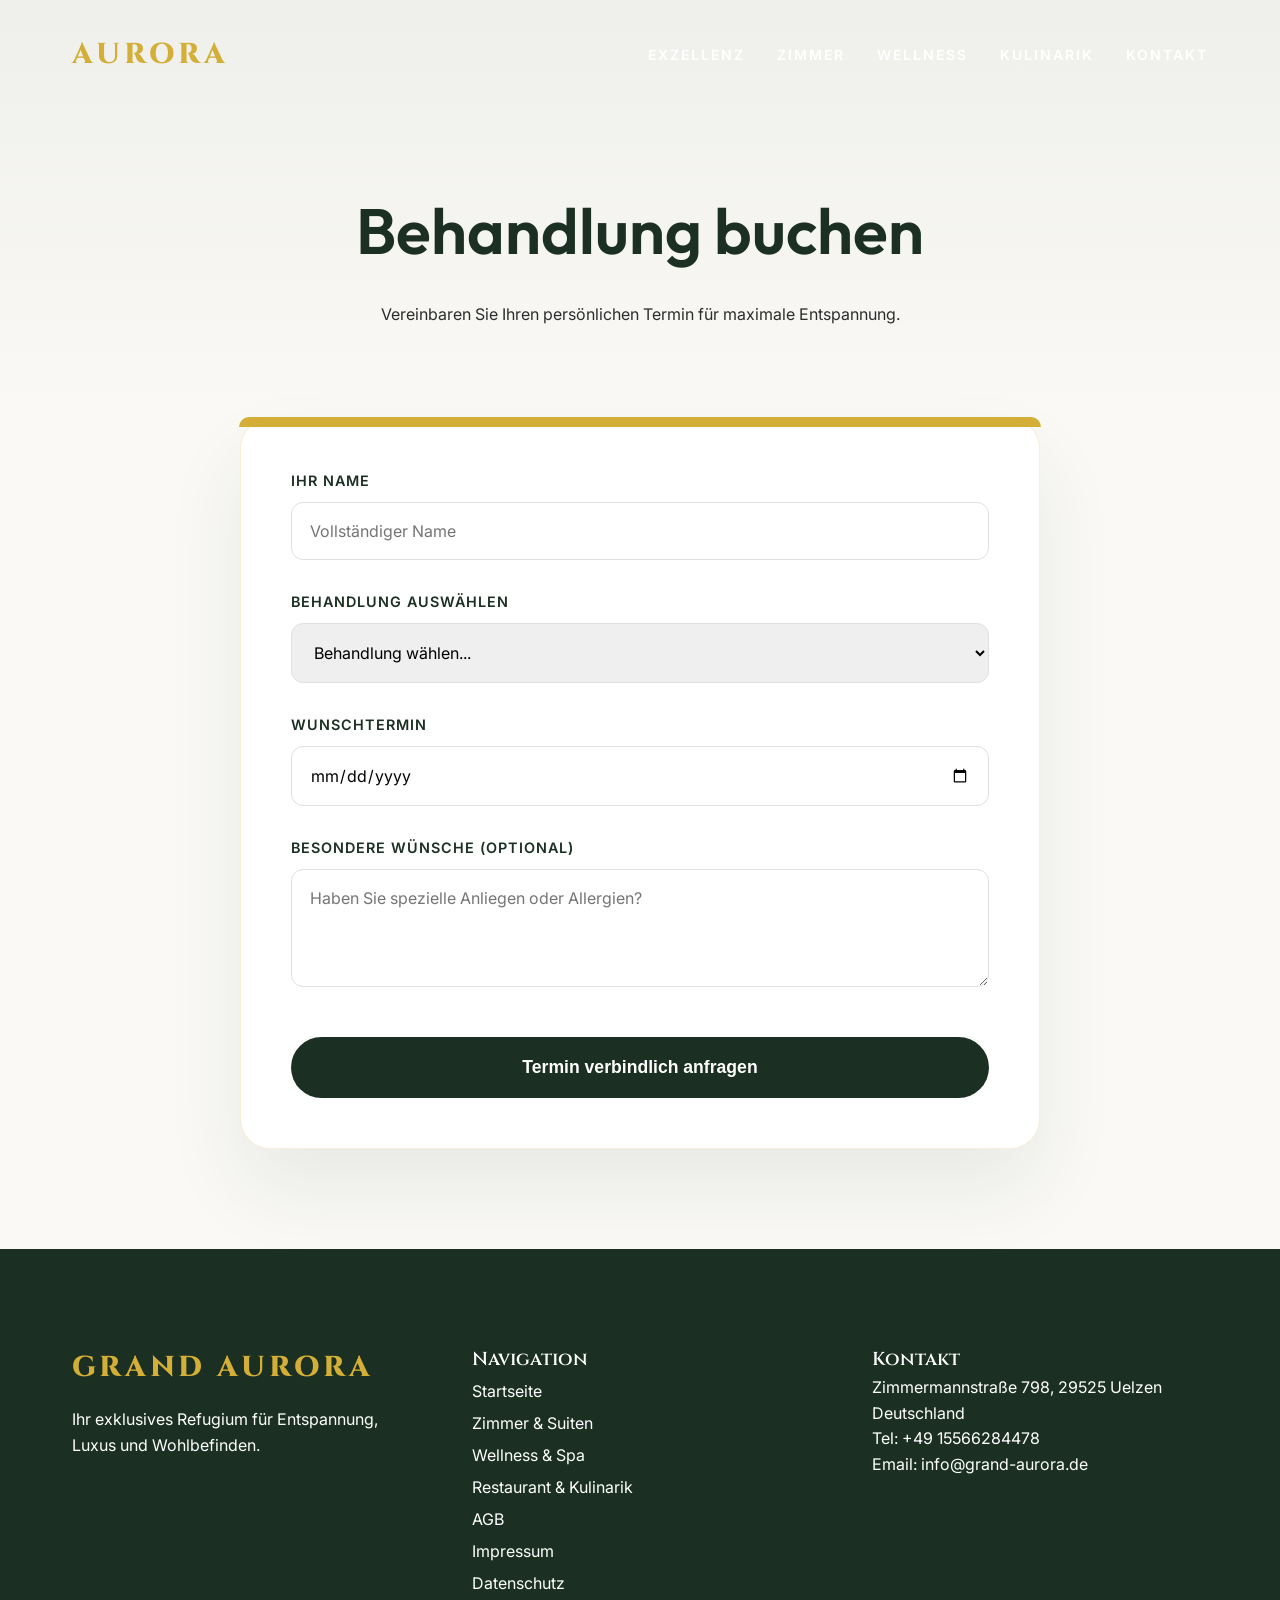
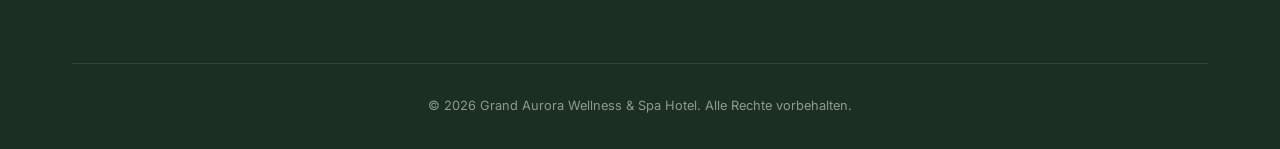
<file: buchung.html>
<!DOCTYPE html>
<html lang="de">

<head>
    <meta charset="UTF-8">
    <meta name="viewport" content="width=device-width, initial-scale=1.0">
    <title>Behandlung buchen | Grand Aurora</title>
    <link rel="stylesheet" href="index.css">
    <link rel="icon" href="favicon.png" type="image/png">
    <link
        href="https://fonts.googleapis.com/css2?family=Outfit:wght@300;400;600;800&family=Inter:wght@300;400;500&display=swap"
        rel="stylesheet">
    <style>
        :root {
            --m-dark: var(--primary-color);
            --m-accent: var(--secondary-color);
            --m-bg: var(--bg-color);
        }

        body {
            background-color: var(--m-bg);
            color: var(--text-color);
            font-family: 'Inter', sans-serif;
            margin: 0;
        }

        .booking-hero {
            padding-top: 20vh;
            padding-bottom: 10vh;
            background: linear-gradient(to bottom, rgba(27, 48, 34, 0.05), transparent);
            text-align: center;
        }

        .booking-hero h1 {
            font-family: 'Outfit', sans-serif;
            font-size: clamp(2.5rem, 6vw, 4rem);
            color: var(--m-dark);
            margin-bottom: 20px;
        }

        .booking-container {
            max-width: 800px;
            margin: 0 auto 100px auto;
            padding: 50px;
            background: var(--white);
            border-radius: 30px;
            box-shadow: 0 40px 80px rgba(27, 48, 34, 0.08);
            border: 1px solid rgba(212, 175, 55, 0.2);
            position: relative;
        }

        .booking-container::before {
            content: '';
            position: absolute;
            top: -2px;
            left: -2px;
            right: -2px;
            height: 10px;
            background: var(--m-accent);
            border-radius: 30px 30px 0 0;
        }

        .booking-form {
            display: grid;
            gap: 30px;
        }

        .form-group {
            display: flex;
            flex-direction: column;
            gap: 10px;
        }

        .form-group label {
            font-weight: 600;
            color: var(--m-dark);
            font-size: 0.9rem;
            text-transform: uppercase;
            letter-spacing: 1px;
        }

        .booking-form input,
        .booking-form select,
        .booking-form textarea {
            width: 100%;
            padding: 18px;
            border: 1px solid #e0e0e0;
            border-radius: 12px;
            font-family: 'Inter', sans-serif;
            font-size: 1rem;
            transition: border-color 0.3s ease, box-shadow 0.3s ease;
            box-sizing: border-box;
        }

        .booking-form input:focus,
        .booking-form select:focus,
        .booking-form textarea:focus {
            outline: none;
            border-color: var(--m-accent);
            box-shadow: 0 0 0 4px rgba(212, 175, 55, 0.1);
        }

        .btn-submit {
            background: var(--m-dark);
            color: var(--white);
            border: none;
            padding: 20px;
            border-radius: 100px;
            font-weight: 700;
            font-size: 1.1rem;
            cursor: pointer;
            transition: all 0.3s ease;
            margin-top: 20px;
        }

        .btn-submit:hover {
            background: var(--m-accent);
            color: var(--m-dark);
            transform: translateY(-3px);
            box-shadow: 0 10px 20px rgba(212, 175, 55, 0.2);
        }

        @media (max-width: 768px) {
            .booking-container {
                padding: 30px;
                margin: 0 20px 60px 20px;
            }
        }
    </style>
</head>

<body>

    <header id="main-header" class="scrolled">
        <div class="container nav-container">
            <a href="index.html" class="logo">Aurora</a>
            <nav class="navbar">
                <a href="index.html">Exzellenz</a>
                <a href="rooms.html">Zimmer</a>
                <a href="spa.html">Wellness</a>
                <a href="dining.html">Kulinarik</a>
                <a href="contact.html">Kontakt</a>
            </nav>
        </div>
    </header>

    <main>
        <section class="booking-hero">
            <div class="container">
                <h1>Behandlung buchen</h1>
                <p>Vereinbaren Sie Ihren persönlichen Termin für maximale Entspannung.</p>
            </div>
        </section>

        <section class="container">
            <div class="booking-container">
                <form class="booking-form" action="#"
                    onsubmit="event.preventDefault(); alert('Vielen Dank! Ihre Buchungsanfrage wurde gesendet. Wir kontaktieren Sie in Kürze.'); window.location.href='spa.html';">
                    <div class="form-group">
                        <label>Ihr Name</label>
                        <input type="text" name="name" placeholder="Vollständiger Name" required>
                    </div>

                    <div class="form-group">
                        <label>Behandlung auswählen</label>
                        <select name="treatment" required>
                            <option value="" disabled selected>Behandlung wählen...</option>
                            <option value="lymph">Lymphdrainage</option>
                            <option value="massage">Ganzkörpermassage</option>
                            <option value="facial">Gesichtsbehandlung (Cryo)</option>
                            <option value="floating">Floating (Sole-Bad)</option>
                            <option value="redlight">Rotlicht-Therapie</option>
                        </select>
                    </div>

                    <div class="form-group">
                        <label>Wunschtermin</label>
                        <input type="date" name="date" required>
                    </div>

                    <div class="form-group">
                        <label>Besondere Wünsche (Optional)</label>
                        <textarea name="notes" rows="4"
                            placeholder="Haben Sie spezielle Anliegen oder Allergien?"></textarea>
                    </div>

                    <button type="submit" class="btn-submit">Termin verbindlich anfragen</button>
                </form>
            </div>
        </section>
    </main>

    <footer>
        <div class="container">
            <div class="footer-grid">
                <div class="footer-info">
                    <h3 class="logo">GRAND AURORA</h3>
                    <p>Ihr exklusives Refugium für Entspannung, Luxus und Wohlbefinden.</p>
                </div>
                <div>
                    <h3>Navigation</h3>
                    <ul style="line-height: 2;">
                        <li><a href="index.html">Startseite</a></li>
                        <li><a href="rooms.html">Zimmer & Suiten</a></li>
                        <li><a href="spa.html">Wellness & Spa</a></li>
                        <li><a href="dining.html">Restaurant & Kulinarik</a></li>
                        <li><a href="agb.html">AGB</a></li>
                        <li><a href="impressum.html">Impressum</a></li>
                        <li><a href="datenschutz.html">Datenschutz</a></li>
                    </ul>
                </div>
                <div>
                    <h3>Kontakt</h3>
                    <p>Zimmermannstraße 798,
                        29525 Uelzen
                        Deutschland</p>
                    <p>Tel: +49 15566284478</p>
                    <p>Email: info@grand-aurora.de</p>
                </div>
            </div>
            <div class="copyright">
                &copy; 2026 Grand Aurora Wellness & Spa Hotel. Alle Rechte vorbehalten.
            </div>
        </div>
    </footer>

    <script>
        // Header scroll behavior
        window.addEventListener('scroll', () => {
            const header = document.getElementById('main-header');
            if (window.scrollY > 50) {
                header.classList.add('scrolled');
            } else {
                header.classList.remove('scrolled');
            }
        });
    </script>
</body>

</html>
</file>
<file: index.css>
@import url('https://fonts.googleapis.com/css2?family=Cinzel:wght@400..900&family=Playfair+Display:ital,wght@0,400..900;1,400..900&family=Montserrat:ital,wght@0,100..900;1,100..900&display=swap');

:root {
    /* Color Palette */
    --primary-color: #1B3022;      /* Deep Aurora Green */
    --secondary-color: #D4AF37;    /* Classic Gold */
    --bg-color: #FAF9F6;           /* Off-White / Creme */
    --accent-color: #2C4A34;       /* Forest Green */
    --text-color: #2D2D2D;
    --text-light: #666666;
    --white: #FFFFFF;
    
    /* Typography */
    --font-heading: 'Cinzel', serif;
    --font-body: 'Montserrat', sans-serif;
    
    /* Spacing & Transitions */
    --spacing-xs: 0.5rem;
    --spacing-sm: 1rem;
    --spacing-md: 2rem;
    --spacing-lg: 4rem;
    --spacing-xl: 6rem;
    --transition: all 0.4s cubic-bezier(0.165, 0.84, 0.44, 1);
    --glass-bg: rgba(255, 255, 255, 0.1);
    --glass-border: rgba(255, 255, 255, 0.2);
}

* {
    margin: 0;
    padding: 0;
    box-sizing: border-box;
}

html {
    scroll-behavior: smooth;
}

body {
    background-color: var(--bg-color);
    color: var(--text-color);
    font-family: var(--font-body);
    line-height: 1.6;
    overflow-x: hidden;
}

h1, h2, h3, h4, .serif {
    font-family: var(--font-heading);
    font-weight: 600;
}

a {
    text-decoration: none;
    color: inherit;
    transition: var(--transition);
}

ul {
    list-style: none;
}

img {
    max-width: 100%;
    display: block;
}

/* Reusable Layout Components */
.container {
    max-width: 1200px;
    margin: 0 auto;
    padding: 0 var(--spacing-md);
}

.section {
    padding: var(--spacing-xl) 0;
}

/* Premium Button Style */
.btn {
    display: inline-block;
    padding: 1rem 2.5rem;
    font-family: var(--font-body);
    font-weight: 600;
    text-transform: uppercase;
    letter-spacing: 2px;
    border: 1px solid var(--secondary-color);
    background: transparent;
    color: var(--text-color);
    cursor: pointer;
    transition: var(--transition);
    position: relative;
    overflow: hidden;
    z-index: 1;
}

.btn::before {
    content: '';
    position: absolute;
    top: 0;
    left: -100%;
    width: 100%;
    height: 100%;
    background: var(--secondary-color);
    transition: var(--transition);
    z-index: -1;
}

.btn:hover {
    color: var(--white);
}

.btn:hover::before {
    left: 0;
}

.btn-primary {
    background: var(--primary-color);
    color: var(--white);
    border-color: var(--primary-color);
}

.btn-primary::before {
    background: var(--secondary-color);
}

/* Navigation Styles - Redesigned */
header {
    position: fixed;
    top: 0;
    left: 0;
    width: 100%;
    z-index: 1000;
    background: transparent;
    transition: var(--transition);
    padding: var(--spacing-md) 0;
}

header.scrolled {
    background: rgba(27, 48, 34, 0.9);
    backdrop-filter: blur(20px);
    -webkit-backdrop-filter: blur(20px);
    padding: var(--spacing-sm) 0;
    box-shadow: 0 10px 30px rgba(0,0,0,0.1);
}

.nav-container {
    display: flex;
    justify-content: space-between;
    align-items: center;
}

.logo {
    font-family: var(--font-heading);
    font-size: 1.8rem;
    font-weight: 800;
    color: var(--secondary-color);
    letter-spacing: 4px;
    text-transform: uppercase;
}

.navbar {
    display: flex;
    justify-content: center;
    align-items: center;
    gap: 2rem; /* Abstand zwischen den Menüpunkten */
    flex-wrap: wrap; /* verhindert Überlappung */
}

.navbar a {
    color: var(--white);
    font-size: 14px;
    font-weight: 600;
    letter-spacing: 2px;
    text-transform: uppercase;
    white-space: nowrap; /* verhindert Umbruch innerhalb eines Wortes */
    position: relative;
    padding: 5px 0;
}

/* Für Laptop (z. B. 1024px – 1440px) */
@media (max-width: 1200px) {
    .navbar {
        gap: 1.2rem; /* etwas enger */
    }
    .navbar a {
        font-size: 13px;
    }
}

/* Für kleinere Laptops */
@media (max-width: 1024px) {
    .navbar {
        gap: 1rem;
    }
    .navbar a {
        font-size: 12px;
    }
}

/* Removed nav-cta and btn-nav styles */

/* --- Modern Creative Hero (Aurora Luminescence) --- */
.modern-hero {
    height: 75vh;
    display: flex;
    align-items: center;
    justify-content: center;
    position: relative;
    color: var(--white);
    overflow: hidden;
    background-color: var(--primary-color);
}

/* Dynamic Aurora Background */
.modern-hero::before {
    content: '';
    position: absolute;
    top: -50%;
    left: -50%;
    width: 200%;
    height: 200%;
    background: radial-gradient(circle at 30% 30%, rgba(44, 74, 52, 0.8) 0%, transparent 50%),
                radial-gradient(circle at 70% 60%, rgba(212, 175, 55, 0.15) 0%, transparent 50%),
                radial-gradient(circle at 40% 80%, rgba(27, 48, 34, 0.9) 0%, transparent 60%);
    animation: aurora-flow 20s infinite alternate ease-in-out;
    z-index: 1;
}

@keyframes aurora-flow {
    0% { transform: rotate(0deg) scale(1); }
    100% { transform: rotate(5deg) scale(1.1); }
}

.modern-hero::after {
    content: '';
    position: absolute;
    top: 0;
    left: 0;
    width: 100%;
    height: 100%;
    background: linear-gradient(to bottom, rgba(0,0,0,0.2), rgba(0,0,0,0.4));
    z-index: 2;
}

.hero-visual-bg {
    position: absolute;
    top: 0;
    left: 0;
    width: 100%;
    height: 100%;
    background-size: cover;
    background-position: center;
    z-index: 0;
    opacity: 0.6;
    filter: brightness(0.8);
    transition: transform 8s ease-out;
}

.modern-hero:hover .hero-visual-bg {
    transform: scale(1.05);
}

.modern-hero-content {
    position: relative;
    z-index: 10;
    text-align: center;
    max-width: 1000px;
    padding: var(--spacing-md);
    margin-top: 100px; /* Schiebt den Inhalt unter den Navbar-Header */
}

.hero-tagline {
    font-family: var(--font-body);
    font-size: 0.9rem;
    font-weight: 600;
    letter-spacing: 6px;
    text-transform: uppercase;
    color: var(--secondary-color);
    margin-top: 1.5rem;
    margin-bottom: 1.5rem;
    display: block;
    animation: fadeInDown 1s ease;
}

.hero-title-main {
    font-size: clamp(3rem, 8vw, 5.5rem);
    line-height: 0.95;
    margin-bottom: 1rem;
    text-transform: uppercase;
    letter-spacing: -2px;
    font-weight: 800;
    text-shadow: 0 4px 20px rgba(0, 0, 0, 0.5); /* Macht den Text sauber erkennbar */
}

.hero-title-main span {
    display: block;
    font-family: var(--font-body);
    font-weight: 300;
    font-size: 0.35em;
    letter-spacing: 12px;
    margin-top: 10px;
}

.hero-description-creative {
    font-size: 1.1rem;
    max-width: 600px;
    margin: 0 auto 3rem;
    font-weight: 300;
    letter-spacing: 1px;
    opacity: 0.9;
    line-height: 1.8;
}

/* Hero Particles Decoration */
.hero-deco {
    position: absolute;
    width: 100%;
    height: 100%;
    pointer-events: none;
    z-index: 3;
}

.particle {
    position: absolute;
    background: var(--white);
    border-radius: 50%;
    opacity: 0.3;
}

@keyframes fadeInDown {
    from { opacity: 0; transform: translateY(-20px); }
    to { opacity: 1; transform: translateY(0); }
}

/* Animations */
.fade-up {
    opacity: 0;
    transform: translateY(30px);
    transition: var(--transition);
}

.fade-up.visible {
    opacity: 1;
    transform: translateY(0);
}

/* Footer */
footer {
    background: var(--primary-color);
    color: var(--white);
    padding: var(--spacing-xl) 0 var(--spacing-md);
}

.footer-grid {
    display: grid;
    grid-template-columns: repeat(auto-fit, minmax(200px, 1fr));
    gap: var(--spacing-lg);
    margin-bottom: var(--spacing-lg);
}

.footer-info h3 {
    color: var(--secondary-color);
    margin-bottom: var(--spacing-sm);
}

.copyright {
    text-align: center;
    border-top: 1px solid rgba(255,255,255,0.1);
    padding-top: var(--spacing-md);
    font-size: 0.8rem;
    color: rgba(255,255,255,0.5);
}

/* Mobile Responsiveness */
@media (max-width: 992px) {
    .container {
        padding: 0 var(--spacing-sm);
    }
    
    .hero h1 {
        font-size: 3rem;
    }
    
    .section {
        padding: var(--spacing-lg) 0;
    }
}

@media (max-width: 768px) {
    .navbar {
        display: none; /* In a real app, implement hamburger menu here */
    }
    
    .hero h1 {
        font-size: 2.5rem;
    }
    
    h2 {
        font-size: 2rem !important;
    }
    
    /* Responsive Grids */
    div[style*="grid-template-columns: 1fr 1fr"],
    div[style*="grid-template-columns: 1fr 1.2fr"],
    .room-card,
    .contact-grid {
        grid-template-columns: 1fr !important;
        gap: var(--spacing-md) !important;
        direction: ltr !important;
    }
    
    .room-card div:nth-child(even) .room-info {
        direction: ltr !important;
    }

    img[style*="box-shadow: 20px 20px 0 var(--secondary-color)"] {
        box-shadow: 10px 10px 0 var(--secondary-color) !important;
    }
    
    .dining-layout {
        display: block !important;
    }
    
    .menu-preview {
        margin-top: var(--spacing-md);
        padding: var(--spacing-md);
    }
}

/* --- Interactive 3D Highlight Cards --- */
.highlights-grid {
    display: grid;
    grid-template-columns: repeat(auto-fit, minmax(300px, 1fr));
    gap: var(--spacing-lg);
    margin-top: var(--spacing-lg);
    perspective: 1200px;
}

.card-tilt-wrapper {
    position: relative;
    height: 400px;
    cursor: pointer;
}

.card-tilt {
    position: relative;
    width: 100%;
    height: 100%;
    background-size: cover;
    background-position: center;
    border-radius: 4px;
    transform-style: preserve-3d;
    transition: transform 0.1s ease, box-shadow 0.4s ease;
    display: flex;
    flex-direction: column;
    justify-content: flex-end;
    padding: var(--spacing-md);
    overflow: hidden;
    box-shadow: 0 15px 35px rgba(0,0,0,0.2);
}

.card-tilt::before {
    content: '';
    position: absolute;
    top: 0; left: 0; width: 100%; height: 100%;
    background: linear-gradient(to top, rgba(27, 48, 34, 0.9) 0%, rgba(27, 48, 34, 0.2) 60%, transparent 100%);
    z-index: 1;
}

.card-tilt-content {
    position: relative;
    z-index: 2;
    transform: translateZ(50px); /* 3D pop effect */
    color: var(--white);
}

.card-tilt-content h3 {
    color: var(--secondary-color);
    margin-bottom: 0.5rem;
    font-size: 1.5rem;
}

.card-tilt:hover {
    box-shadow: 0 30px 60px rgba(0,0,0,0.4), 0 0 40px rgba(212, 175, 55, 0.2);
}

/* Info Popup Styling */
.card-popup-overlay {
    position: fixed;
    top: 0; left: 0; width: 100%; height: 100%;
    background: rgba(0, 0, 0, 0.8);
    backdrop-filter: blur(8px);
    display: flex;
    align-items: center;
    justify-content: center;
    z-index: 2000;
    opacity: 0;
    visibility: hidden;
    transition: all 0.4s ease;
}

.card-popup-overlay.active {
    opacity: 1;
    visibility: visible;
}

.card-popup {
    background: var(--bg-color);
    padding: var(--spacing-lg);
    border-radius: 2px;
    max-width: 500px;
    width: 90%;
    text-align: center;
    position: relative;
    border-top: 4px solid var(--secondary-color);
    transform: translateY(30px);
    transition: transform 0.4s ease;
}

.card-popup-overlay.active .card-popup {
    transform: translateY(0);
}

.card-popup h3 {
    color: var(--primary-color);
    margin-bottom: 1rem;
    font-size: 2rem;
}

.card-popup p {
    margin-bottom: 2rem;
    color: var(--text-color);
}

.card-popup .btn {
    padding: 0.8rem 2rem;
}

/* --- Kulinarische Kunst Creative Redesign --- */
.creative-dining-section {
    position: relative;
    overflow: hidden;
    padding: var(--spacing-xl) 0;
    background: linear-gradient(135deg, #ffffff 0%, #faf9f6 100%);
}

.creative-dining-layout {
    display: grid;
    grid-template-columns: 1fr 1fr;
    gap: var(--spacing-xl);
    align-items: center;
}

@media (max-width: 992px) {
    .creative-dining-layout {
        grid-template-columns: 1fr;
    }
}

.dining-content-wrapper {
    position: relative;
    z-index: 2;
}

.creative-dining-title {
    font-size: clamp(2.5rem, 5vw, 3.5rem) !important;
    color: var(--primary-color) !important;
    margin-bottom: 0.5rem !important;
    line-height: 1.1;
    position: relative;
}

.title-underline {
    width: 60px;
    height: 3px;
    background: var(--secondary-color);
    margin-bottom: var(--spacing-md);
    position: relative;
}
.title-underline::after {
    content: '';
    position: absolute;
    top: 0;
    left: 70px;
    width: 15px;
    height: 3px;
    background: var(--secondary-color);
    opacity: 0.5;
}

.dining-intro {
    font-size: 1.15rem;
    color: var(--primary-color);
    font-weight: 500;
    margin-bottom: 1.5rem;
    line-height: 1.8;
}

.dining-text {
    color: var(--text-light);
    margin-bottom: 2rem;
    line-height: 1.8;
}

.dining-images-creative {
    position: relative;
    margin-top: var(--spacing-lg);
    height: 400px;
}

.img-frame {
    position: absolute;
    border-radius: 4px;
    overflow: hidden;
    box-shadow: 0 20px 40px rgba(0, 0, 0, 0.15);
    transition: transform 0.5s cubic-bezier(0.165, 0.84, 0.44, 1);
}

.img-main {
    top: 0;
    left: 0;
    width: 70%;
    height: 300px;
    z-index: 2;
}

.img-main img {
    width: 100%;
    height: 100%;
    object-fit: cover;
    transition: transform 0.7s ease;
}

.img-main:hover img {
    transform: scale(1.05);
}

.img-offset {
    bottom: 20px;
    right: 0;
    width: 50%;
    height: 250px;
    z-index: 3;
    border: 8px solid #ffffff;
}

.img-offset img {
    width: 100%;
    height: 100%;
    object-fit: cover;
}

.gold-accent-square {
    position: absolute;
    top: -20px;
    right: 20%;
    width: 150px;
    height: 150px;
    border: 2px solid var(--secondary-color);
    z-index: 1;
    transform: rotate(15deg);
    opacity: 0.5;
}

/* Menu Preview Redesign */
.creative-menu-preview {
    position: relative;
    padding: var(--spacing-md);
    perspective: 1000px;
}

.menu-board-inner {
    background: #fff;
    padding: 3rem 2rem;
    position: relative;
    box-shadow: 0 30px 60px rgba(0, 0, 0, 0.08);
    border: 1px solid rgba(212, 175, 55, 0.2);
    border-radius: 4px;
    background-image: linear-gradient(to bottom, #ffffff, #faf9f6);
    z-index: 2;
    transition: transform 0.4s ease;
}

.menu-board-inner::before {
    content: '';
    position: absolute;
    top: 10px; left: 10px; right: 10px; bottom: 10px;
    border: 1px solid var(--secondary-color);
    opacity: 0.3;
    pointer-events: none;
    border-radius: 2px;
}

.menu-board-inner:hover {
    transform: translateY(-5px);
    box-shadow: 0 40px 80px rgba(0, 0, 0, 0.12);
}

.menu-board-title {
    text-align: center;
    font-size: 2.2rem;
    color: var(--primary-color);
    margin-bottom: 0.5rem;
    text-transform: uppercase;
    letter-spacing: 2px;
}

.menu-board-divider {
    text-align: center;
    color: var(--secondary-color);
    margin-bottom: 2rem;
    font-size: 1.2rem;
    position: relative;
}

.menu-board-divider::before,
.menu-board-divider::after {
    content: '';
    position: absolute;
    top: 50%;
    width: 30%;
    height: 1px;
    background: var(--secondary-color);
    opacity: 0.5;
}

.menu-board-divider::before { left: 10%; }
.menu-board-divider::after { right: 10%; }

.creative-category {
    margin-bottom: 2rem;
    text-align: center;
}

.creative-category h3 {
    color: var(--secondary-color);
    font-size: 1rem;
    letter-spacing: 4px;
    text-transform: uppercase;
    margin-bottom: 1.5rem;
    display: inline-block;
    border-bottom: none;
    padding-bottom: 0;
}

.creative-category .menu-item {
    margin-bottom: 1.2rem;
    transition: transform 0.3s ease;
}

.creative-category .menu-item:hover {
    transform: scale(1.02);
}

.creative-category .menu-item h4 {
    font-size: 1.2rem;
    color: var(--primary-color);
    margin-bottom: 0.3rem;
}

.creative-category .menu-item p {
    color: var(--text-light);
    font-style: italic;
    font-size: 0.9rem;
}

/* Background floating abstract elements */
.creative-dining-section::after {
    content: '';
    position: absolute;
    width: 600px;
    height: 600px;
    background: radial-gradient(circle, rgba(212, 175, 55, 0.05) 0%, transparent 70%);
    top: -100px;
    right: -200px;
    border-radius: 50%;
    pointer-events: none;
    z-index: 1;
}

.creative-dining-section::before {
    content: '';
    position: absolute;
    width: 400px;
    height: 400px;
    background: radial-gradient(circle, rgba(27, 48, 34, 0.03) 0%, transparent 70%);
    bottom: -50px;
    left: -100px;
    border-radius: 50%;
    pointer-events: none;
    z-index: 1;
}

/* --- Elegant CTA Section Redesign --- */
.elegant-cta-container {
    display: grid;
    grid-template-columns: 1fr 1fr;
    gap: 4rem;
    align-items: center;
    background: linear-gradient(135deg, rgba(27, 48, 34, 0.04) 0%, transparent 100%);
    border: 1px solid rgba(212, 175, 55, 0.15);
    padding: 4rem;
    border-radius: 8px;
    position: relative;
    overflow: hidden;
}

.elegant-cta-container::before {
    content: '';
    position: absolute;
    top: 0; left: 0;
    width: 6px;
    height: 100%;
    background: var(--secondary-color);
}

.cta-subtitle {
    font-family: var(--font-body);
    font-size: 0.85rem;
    font-weight: 600;
    letter-spacing: 4px;
    text-transform: uppercase;
    color: var(--secondary-color);
    margin-bottom: 1rem;
    display: block;
}

.cta-title {
    font-size: 3.2rem;
    color: var(--primary-color);
    margin-bottom: 1.5rem;
    line-height: 1.1;
    font-weight: 800;
}

.cta-desc {
    font-size: 1.15rem;
    color: var(--text-light);
    line-height: 1.8;
}

.elegant-cta-image-wrapper {
    position: relative;
    border-radius: 8px;
    overflow: hidden;
    box-shadow: 0 20px 40px rgba(0, 0, 0, 0.15);
}

.elegant-cta-image {
    width: 100%;
    height: 450px;
    object-fit: cover;
    display: block;
    transition: transform 0.8s cubic-bezier(0.165, 0.84, 0.44, 1);
}

.elegant-cta-container:hover .elegant-cta-image {
    transform: scale(1.05);
}

@media (max-width: 992px) {
    .elegant-cta-container {
        grid-template-columns: 1fr;
        padding: 2.5rem;
        gap: 2.5rem;
    }
    .cta-title {
        font-size: 2.5rem;
    }
    .elegant-cta-image {
        height: 350px;
    }
}
</file>
